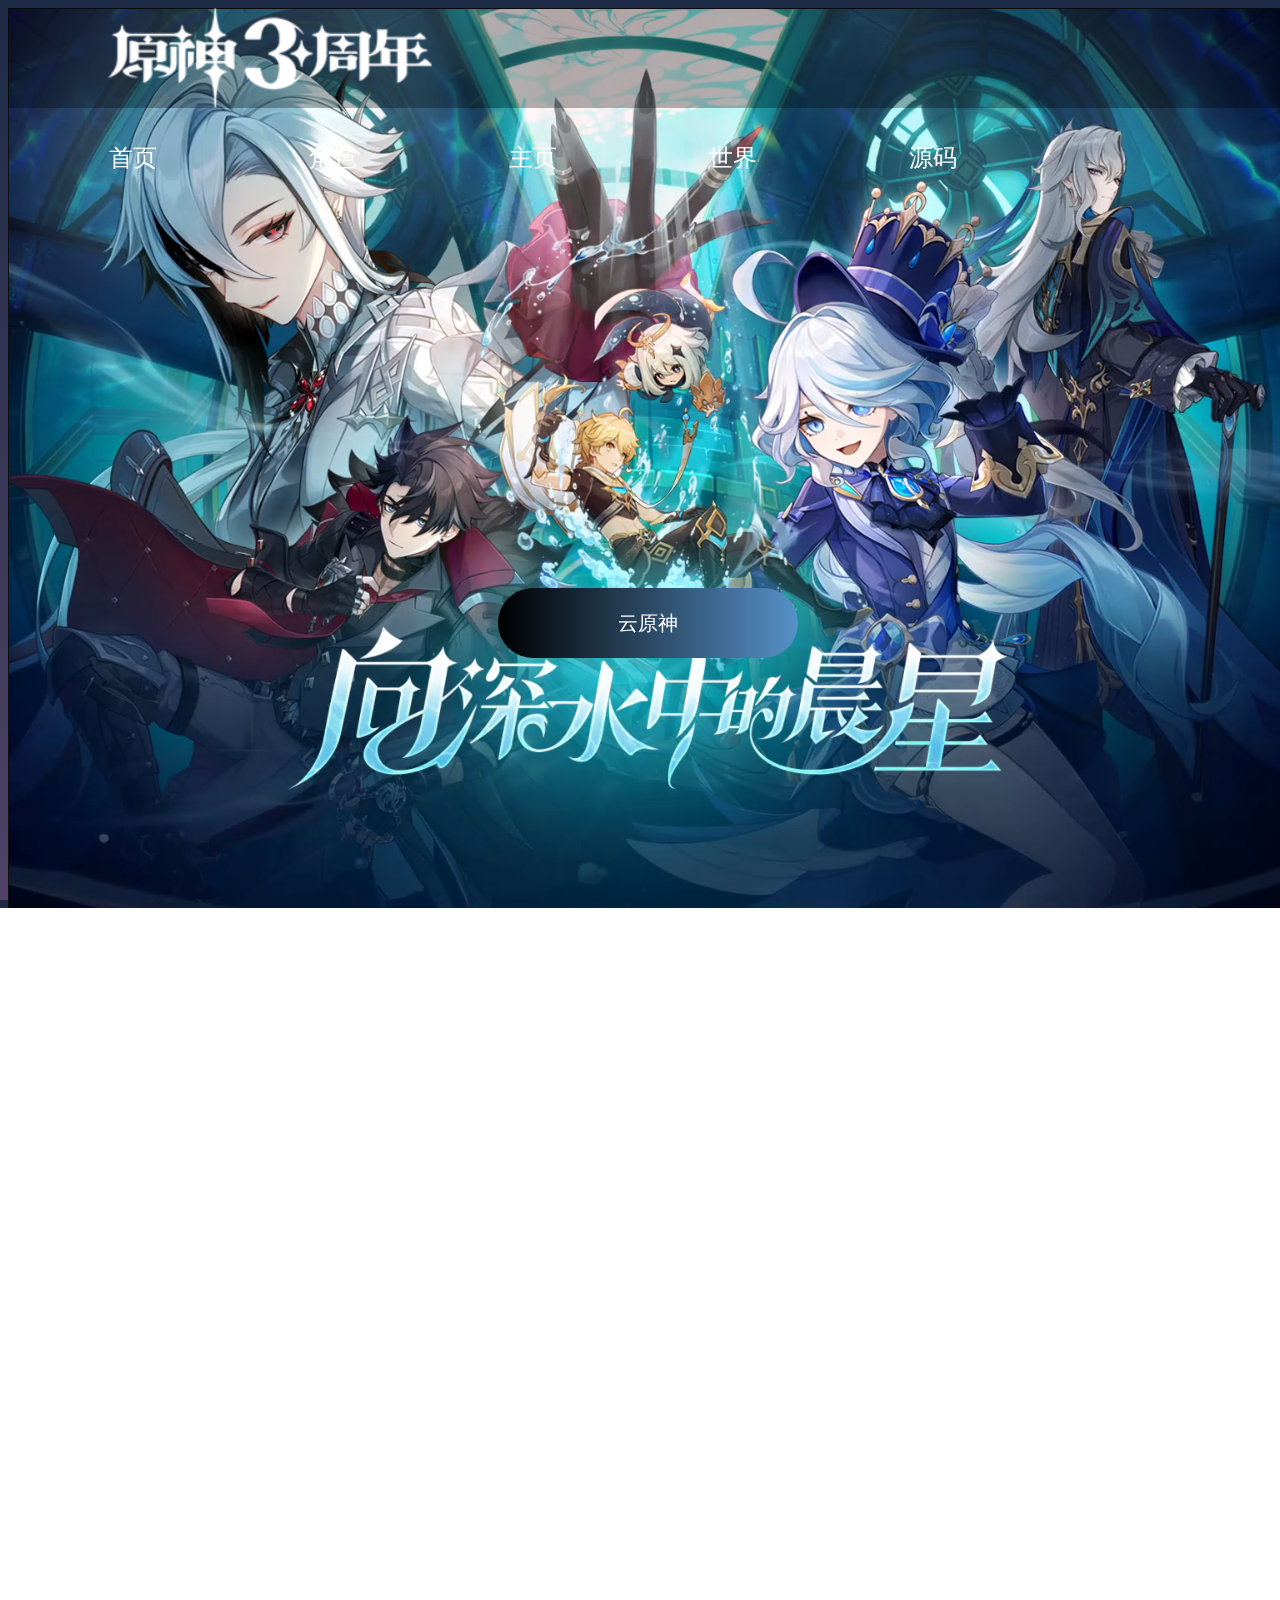
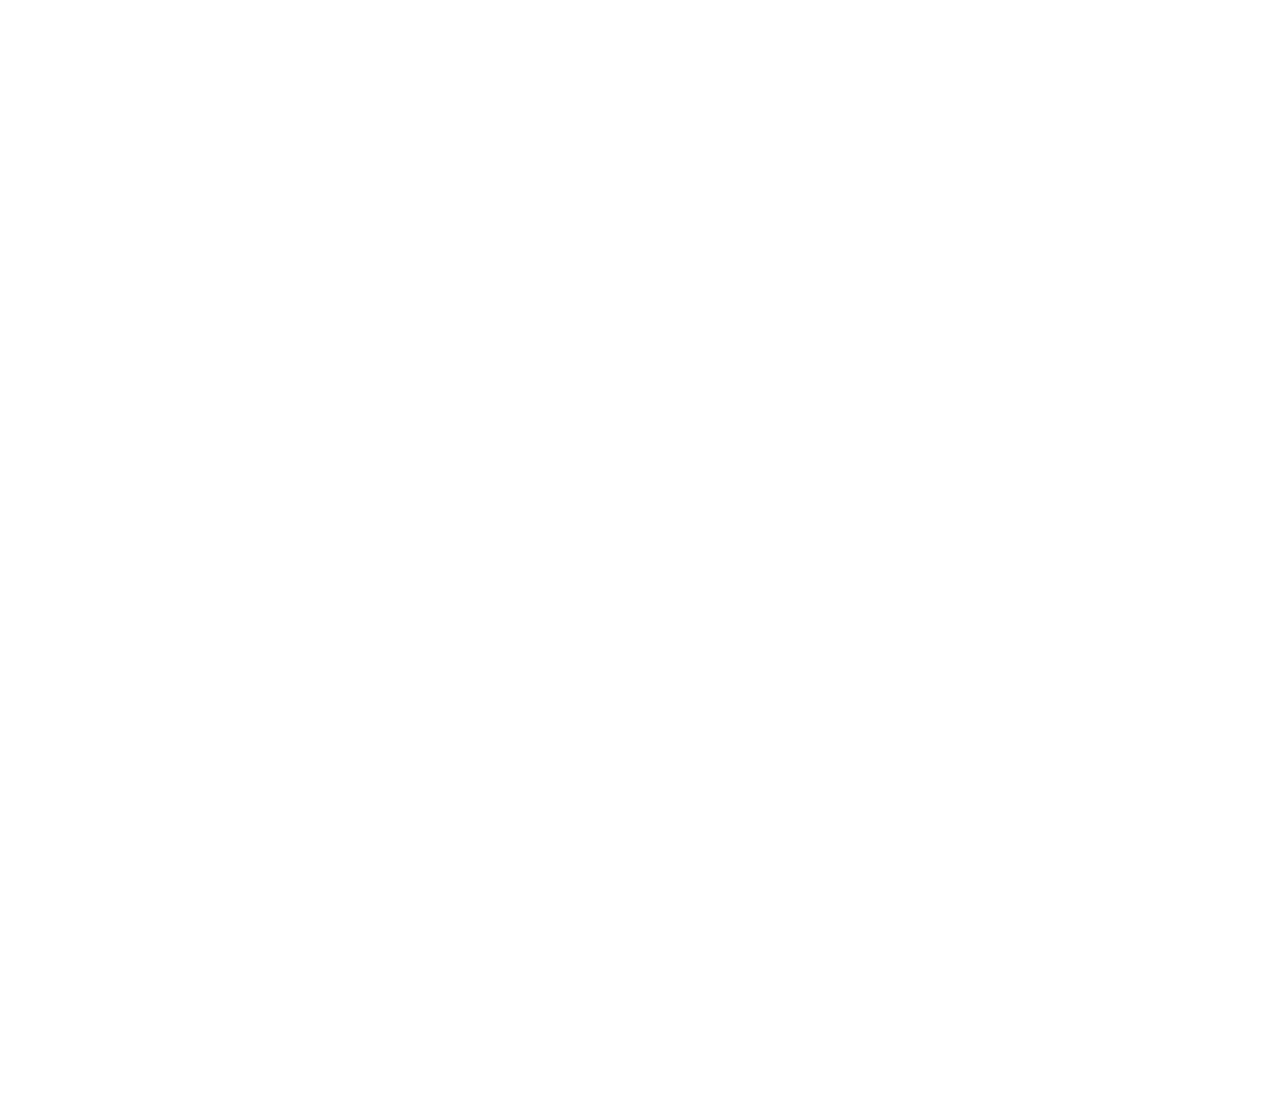
<file: index.html>
<!--
////////////////////////////////////////////////////////////////////
//                          _ooOoo_                               //
//                         o8888888o                              //
//                         88" . "88                              //
//                         (| ^_^ |)                              //
//                         O\  =  /O                              //
//                      ____/`---'\____                           //
//                    .'  \\|     |//  `.                         //
//                   /  \\|||  :  |||//  \                        //
//                  /  _||||| -:- |||||-  \                       //
//                  |   | \\\  -  /// |   |                       //
//                  | \_|  ''\---/''  |   |                       //
//                  \  .-\__  `-`  ___/-. /                       //
//                ___`. .'  /--.--\  `. . ___                     //
//              ."" '<  `.___\_<|>_/___.'  >'"".                  //
//            | | :  `- \`.;`\ _ /`;.`/ - ` : | |                 //
//            \  \ `-.   \_ __\ /__ _/   .-` /  /                 //
//     ========`-.____`-.___\_____/___.-`____.-'========          //
//                           `=---='                              //
//      ^^^^^^^^^^^^^^^^^^^^^^^^^^^^^^^^^^^^^^^^^^^^^^^^^^        //
//           佛祖保佑       永无BUG     永不修改                  //
////////////////////////////////////////////////////////////////////
-->
<!DOCTYPE html>
<html lang="en">
  <head>
    <meta charset="UTF-8" />
    <meta name="viewport" content="width=device-width, initial-scale=1.0" />
    <title>原神</title>
    <link rel="stylesheet" type="text/css" href="./css/styles.css" />
    <link rel="stylesheet" type="text/css" href="./css/lbt.css" />
    <!-- <link rel="stylesheet" type="text/css" href="./css/fullpage.css" /> -->
    <script src="js/jquery-3.7.0.min.js" type="text/javascript"></script>
    <!-- <script src="js/fullPage.min.js" type="text/javascript"></script> -->
    <script src="js/fullpage.js" type="text/javascript"></script>
    <script src="js/lbt.js" type="text/javascript"></script>
    <script type="text/javascript">
      $(function () {
        $("#fullpage").fullpage();
      });
    </script>
  </head>
  <body>
    <div id="fullpage">
      <div class="top section">
        <video
          autoplay="autoplay"
          loop="loop"
          muted="muted"
          src="images/video.mp4"
        ></video>
        <div class="top_nav">
          <img src="images/logo.webp" />
          <ul>
            <a href="index.html"><li class="active">首页</li></a>
            <a href="role.html"><li>角色</li></a>
            <a href="https://www.liptpyes.love/"><li>主页</li></a>
            <a href=""><li>世界</li></a>
            <a href=""><li>源码</li></a>
          </ul>
        </div>
        <a href="https://ys.mihoyo.com/cloud/?utm_source=default#/"
          ><button class="loadbtn" onclick="">
            云原神
            <!-- <a href="https://ys.mihoyo.com/cloud/?utm_source=default#/"
              >云原神</a
            > -->
          </button></a
        >
      </div>
      <div class="middle section">
        <div class="out">
          <div class="inner">
            <div class="img_1">
              <img src="./images/lbt/1.webp" alt="" />
            </div>
            <div class="img_1">
              <img src="./images/lbt/2.webp" alt="" />
            </div>
            <div class="img_1">
              <img src="./images/lbt/3.webp" alt="" />
            </div>
            <div class="img_1">
              <img src="./images/lbt/4.webp" alt="" />
            </div>
            <div class="img_1">
              <img src="./images/lbt/5.webp" alt="" />
            </div>
            <div class="img_1">
              <img src="./images/lbt/6.webp" alt="" />
            </div>
          </div>
          <div class="arrow">
            <i class="fas fa-chevron-left left"></i>
            <i class="fas fa-chevron-right right"></i>
          </div>
          <div class="button_1">
            <p></p>
            <p></p>
            <p></p>
            <p></p>
            <p></p>
            <p></p>
          </div>
        </div>
      </div>
      <div class="bottom section">
        <div class="bottom_nav">
          <div>
            <span>关于本站</span>
            <span>| 网站招聘</span>
            <span>| 联系我们</span>
            <span>| 玩家投稿</span>
            <span>| 游戏截图</span>
            <span>| 手机客户端</span>
          </div>
          <div>COPY-RIGHT@2021-2099</div>
          <div>email: xxxxxx@email.com.cn</div>
          <img src="images/logo.webp" />
        </div>
      </div>
    </div>
  </body>
</html>
</file>
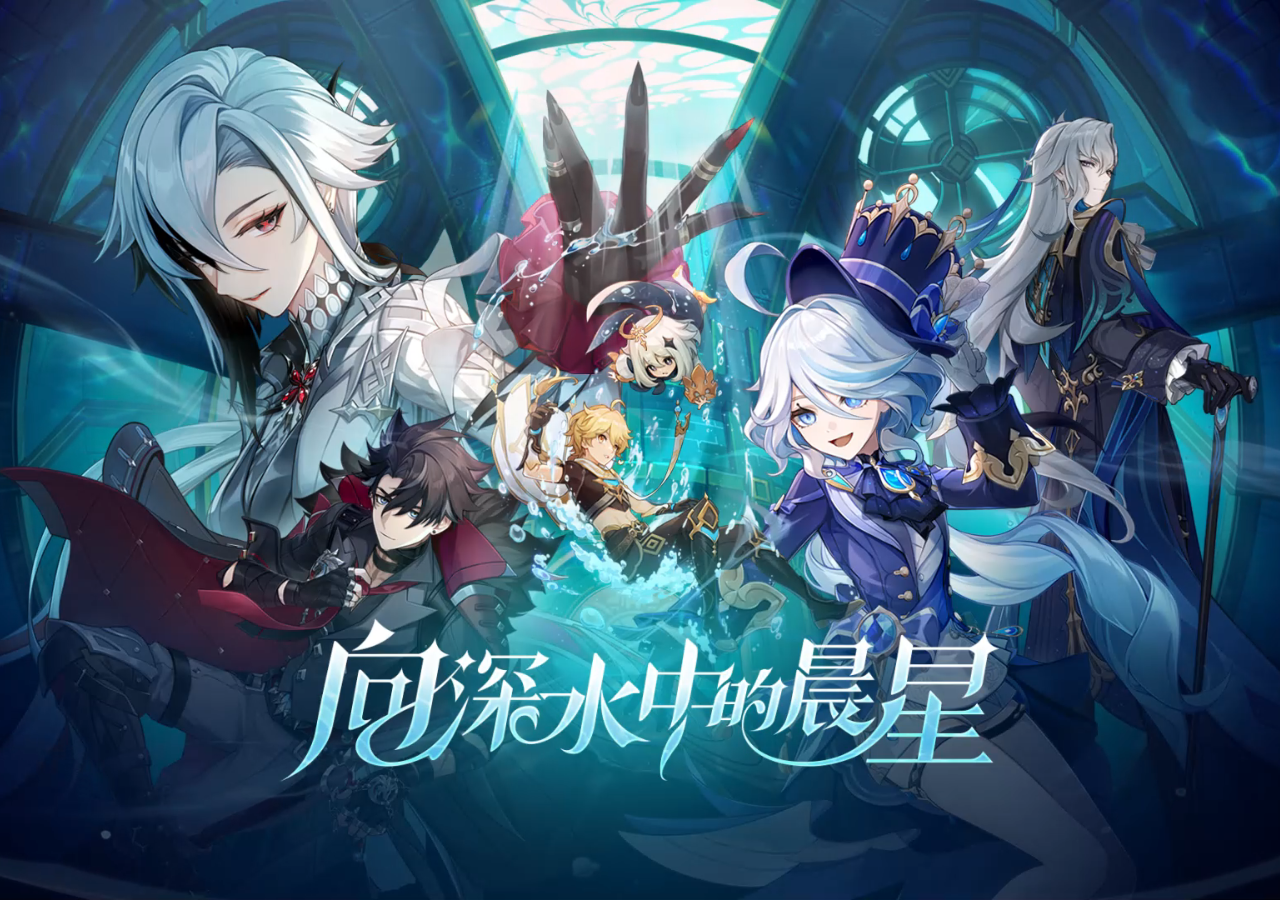
<file: cs.html>
<!DOCTYPE html>
<html lang="en">
  <head>
    <meta charset="UTF-8" />
    <meta name="viewport" content="width=device-width, initial-scale=1.0" />
    <title>Document</title>
    <link rel="stylesheet" href="./css/cs.css" />
  </head>
  <body>
    <div class="top">
      <!-- <img src="images/1.png" /> -->
      <video
        autoplay="autoplay"
        loop="loop"
        muted="muted"
        src="images/video.mp4"
      ></video>
    </div>
  </body>
</html>
</file>
<file: css/styles.css>
/* .top {
    width: 100vw;
    height: 100vh;
    background-image: url(../images/1.png);
    background-size: cover;
    padding: 0px;
    margin: 0px;
    background-attachment: fixed;
} */
video {
    height: 100vh;
    width: 100vw;
    position:relative;
    right: 0px;
    bottom: 0px;
    z-index: -1; 
    width: 100vw;
    height: 100vh;
    object-fit: cover;
}
.middle {
    width: 100vw;
    height: 100vh;
    background-image: url(../images/22.png);
    background-size: cover;
    text-align: center;
    color: grey;
    padding: 0px;
    margin: 0px;
    background-attachment: fixed;
}
.bottom {
    width: 100vw;
    height: 100vh;
    background-image: url(../images/bottom.jpg);
    background-size: cover;
    text-align: center;
    color: grey;
    padding: 0px;
    margin: 0px;
    background-attachment: fixed;
}

.top_nav {
    position: absolute;
    top: 0;
    width: 100vw;
    height: 100px;
    background:rgba(0, 0, 0, 0.3);
}

.top_nav img {
    width: 324px;
    height: 100px;
    margin-left: 100px;
    float: left;
}


.top_nav ul {
    width: 1400px;
    height: 100px;
    float: left;
    padding: 0px;
    margin: 0px;
}

.top_nav ul li {
    width: 150px;
    height: 100px;
    line-height: 100px;
    float: left;
    font-size: 24px;
    color: white;
    list-style: none;
    text-align: center;
    margin-left: 50px;
}

.top_nav ul li:hover
{
    text-shadow: 0px 0px 5px gold;
    border-bottom: 3px solid black;
}

/* .active {
    border-bottom: 3px solid black;
} */

.loadbtn {
    width: 300px;
    height: 70px;
    font-size: 20px;
    color:white;
    background: linear-gradient(to right,black,#5691c8);
    border: none;
    border-radius: 10px;
    border-bottom-left-radius: 340px;
    border-bottom-right-radius: 340px;
    border-top-left-radius: 340px;
    border-top-right-radius: 340px;
    position: absolute;
    bottom: 250px;
    left: 50%;
    /* box-shadow: 0px 0px 10px gold; */
    animation: btn_anim 1s infinite;
    margin-left: -150px;
    cursor:pointer;
}

@keyframes btn_anim {
    10%{
        background: linear-gradient(to right,black 10%,#5691c8);
    }
    20%{
        background: linear-gradient(to right,black 20%,#5691c8);
    }
    30%{
        background: linear-gradient(to right,black 30%,#5691c8);
    }
    40%{
        background: linear-gradient(to right,black 40%,#5691c8);
    }
    50%{
        background: linear-gradient(to right,black 50%,#5691c8);
    }
    60%{
        background: linear-gradient(to right,black 60%,#5691c8);
    }
    70%{
        background: linear-gradient(to right,black 70%,#5691c8);
    }
    80%{
        background: linear-gradient(to right,black 80%,#5691c8);
    }
    90%{
        background: linear-gradient(to right,black 90%,#5691c8);
    }
    100%{
        background: linear-gradient(to right,black 100%,#5691c8);
    }
}

.bottom_nav {
    width: 100vw;
    height: 20vh;
    background: rgba(0, 0, 0, 0.3);
    position: absolute;
    top: 280vh;
}

.bottom_nav img {
    width: 324px;
    height: 100px;
    /* margin-left: 100px; */
    /* float: left; */
}
</file>
<file: css/lbt.css>
/* * {
    margin: 0px;
    padding: 0px;
  } */
  body {
    width: 100vw;
    height: 100vh;
    background: linear-gradient(#1d2b46,#4f4266);
  }
  .middle {
    position: relative;
  }
  .out {
    height: 500px;
    width: 1200px;
    position: absolute;
    margin: 0 auto;
    left: 320px;
    top: 220px;
  }
  
  .inner {
    width: 100%;
    height: 100%;
  }
  .img_1 {

    width: 862px;
    height: 485px;
    position: absolute;
    transition: 0.3s;
  }
  img {
    width: 100%;
    height: 100%;
  }
  .arrow {
    font-size: 34px;
  }
  .arrow i {
    position: absolute;
    color: #fff;
    z-index: 9999;
    cursor: pointer;
    top: 50%;
    transform: translateY(-50%);
  }
  .left {
    left: 0;
  }
  .right {
    right: 0;
  }
  .button_1 {
    width: 175px;
    height: 15px;
    position: absolute;
    z-index: 9999;
    left: 55%;
    transform: translateX(-50%);
  }
  .button_1 p {
    width: 15px;
    height: 15px;
    float: left;
    margin: 0 5px;
    cursor: pointer;
    background-color: silver;
  }
  
  .button_1 p:first-child {
    background-color: rgb(20,134,187);
  }
  
  /* 设置id样式 */
  #last {
    transform: translateX(0);
    z-index: 9;
    opacity: 1;
  }
  #first {
    transform: translateX(200px) scale(1.3);
    z-index: 99;
    opacity: 1;
  }
  #second {
    transform: translateX(400px);
    z-index: 9;
    opacity: 1;
  }
  #left {
    transform: translateX(-100px);
    z-index: 1;
    opacity: 0;
  }
  #right {
    transform: translateX(500px);
    z-index: 1;
    opacity: 0;
  }
</file>
<file: css/fullpage.css>
/*!
 * fullPage 4.0.20
 * https://github.com/alvarotrigo/fullPage.js
 *
 * @license GPLv3 for open source use only
 * or Fullpage Commercial License for commercial use
 * http://alvarotrigo.com/fullPage/pricing/
 *
 * Copyright (C) 2021 http://alvarotrigo.com/fullPage - A project by Alvaro Trigo
 */
html.fp-enabled,
.fp-enabled body {
    margin: 0;
    padding: 0;
    overflow:hidden;

    /*Avoid flicker on slides transitions for mobile phones #336 */
    -webkit-tap-highlight-color: rgba(0,0,0,0);
}
.fp-section {
    position: relative;
    -webkit-box-sizing: border-box; /* Safari<=5 Android<=3 */
    -moz-box-sizing: border-box; /* <=28 */
    box-sizing: border-box;
    height: 100%;
    display: block;
}
.fp-slide {
    float: left;
}
.fp-slide, .fp-slidesContainer {
    height: 100%;
    display: block;
}
.fp-slides {
    z-index:1;
    height: 100%;
    overflow: hidden;
    position: relative;
    -webkit-transition: all 0.3s ease-out; /* Safari<=6 Android<=4.3 */
    transition: all 0.3s ease-out;
}
.fp-table{
    display: flex;
    flex-direction: column;
    justify-content: center;
    width: 100%;
}
.fp-slidesContainer {
    float: left;
    position: relative;
}
.fp-controlArrow {
    -webkit-user-select: none; /* webkit (safari, chrome) browsers */
    -moz-user-select: none; /* mozilla browsers */
    -khtml-user-select: none; /* webkit (konqueror) browsers */
    -ms-user-select: none; /* IE10+ */
    position: absolute;
    z-index: 4;
    top: 50%;
    cursor: pointer;
    margin-top: -38px;
    -webkit-transform: translate3d(0,0,0);
    -ms-transform: translate3d(0,0,0);
    transform: translate3d(0,0,0);
}
.fp-prev{
    left: 15px;
}
.fp-next{
    right: 15px;
}
.fp-arrow{
    width: 0;
    height: 0;
    border-style: solid;
}
.fp-arrow.fp-prev {
    border-width: 38.5px 34px 38.5px 0;
    border-color: transparent #fff transparent transparent;
}
.fp-arrow.fp-next {
    border-width: 38.5px 0 38.5px 34px;
    border-color: transparent transparent transparent #fff;
}
.fp-notransition {
    -webkit-transition: none !important;
    transition: none !important;
}
#fp-nav {
    position: fixed;
    z-index: 100;
    top: 50%;
    opacity: 1;
    transform: translateY(-50%);
    -ms-transform: translateY(-50%);
    -webkit-transform: translate3d(0,-50%,0);
}
#fp-nav.fp-right {
    right: 17px;
}
#fp-nav.fp-left {
    left: 17px;
}
.fp-slidesNav{
    position: absolute;
    z-index: 4;
    opacity: 1;
    -webkit-transform: translate3d(0,0,0);
    -ms-transform: translate3d(0,0,0);
    transform: translate3d(0,0,0);
    left: 0 !important;
    right: 0;
    margin: 0 auto !important;
}
.fp-slidesNav.fp-bottom {
    bottom: 17px;
}
.fp-slidesNav.fp-top {
    top: 17px;
}
#fp-nav ul,
.fp-slidesNav ul {
  margin: 0;
  padding: 0;
}
#fp-nav ul li,
.fp-slidesNav ul li {
    display: block;
    width: 14px;
    height: 13px;
    margin: 7px;
    position:relative;
}
.fp-slidesNav ul li {
    display: inline-block;
}
#fp-nav ul li a,
.fp-slidesNav ul li a {
    display: block;
    position: relative;
    z-index: 1;
    width: 100%;
    height: 100%;
    cursor: pointer;
    text-decoration: none;
}
#fp-nav ul li a.active span,
.fp-slidesNav ul li a.active span,
#fp-nav ul li:hover a.active span,
.fp-slidesNav ul li:hover a.active span{
    height: 12px;
    width: 12px;
    margin: -6px 0 0 -6px;
    border-radius: 100%;
 }
#fp-nav ul li a span,
.fp-slidesNav ul li a span {
    border-radius: 50%;
    position: absolute;
    z-index: 1;
    height: 4px;
    width: 4px;
    border: 0;
    background: #333;
    left: 50%;
    top: 50%;
    margin: -2px 0 0 -2px;
    -webkit-transition: all 0.1s ease-in-out;
    -moz-transition: all 0.1s ease-in-out;
    -o-transition: all 0.1s ease-in-out;
    transition: all 0.1s ease-in-out;
}
#fp-nav ul li:hover a span,
.fp-slidesNav ul li:hover a span{
    width: 10px;
    height: 10px;
    margin: -5px 0px 0px -5px;
}
#fp-nav ul li .fp-tooltip {
    position: absolute;
    top: -2px;
    color: #fff;
    font-size: 14px;
    font-family: arial, helvetica, sans-serif;
    white-space: nowrap;
    max-width: 220px;
    overflow: hidden;
    display: block;
    opacity: 0;
    width: 0;
    cursor: pointer;
}
#fp-nav ul li:hover .fp-tooltip,
#fp-nav.fp-show-active a.active + .fp-tooltip {
    -webkit-transition: opacity 0.2s ease-in;
    transition: opacity 0.2s ease-in;
    width: auto;
    opacity: 1;
}
#fp-nav ul li .fp-tooltip.fp-right {
    right: 20px;
}
#fp-nav ul li .fp-tooltip.fp-left {
    left: 20px;
}
.fp-auto-height.fp-section,
.fp-auto-height .fp-slide{
    height: auto !important;
}

.fp-responsive .fp-is-overflow.fp-section{
    height: auto !important;
}

/* Used with autoScrolling: false */ 
.fp-scrollable.fp-responsive .fp-is-overflow.fp-section,
.fp-scrollable .fp-section,
.fp-scrollable .fp-slide{
   /* Fallback for browsers that do not support Custom Properties */
   height: 100vh;
   height: calc(var(--vh, 1vh) * 100);
}

.fp-scrollable.fp-responsive .fp-is-overflow.fp-section:not(.fp-auto-height):not([data-percentage]),
.fp-scrollable .fp-section:not(.fp-auto-height):not([data-percentage]),
.fp-scrollable .fp-slide:not(.fp-auto-height):not([data-percentage]){
    /* Fallback for browsers that do not support Custom Properties */
    min-height: 100vh;
    min-height: calc(var(--vh, 1vh) * 100);
}

/* Disabling vertical centering on scrollable elements */
.fp-overflow{
    justify-content: flex-start;
    max-height: 100vh;
}

/* No scrollable when using auto-height */
.fp-scrollable .fp-auto-height .fp-overflow{
    max-height: none;
}

.fp-is-overflow .fp-overflow.fp-auto-height-responsive,
.fp-is-overflow .fp-overflow.fp-auto-height,
.fp-is-overflow > .fp-overflow{
    overflow-y: auto;
}
.fp-overflow{
    outline:none;
}

.fp-overflow.fp-table{
    display: block;
}

.fp-responsive .fp-auto-height-responsive.fp-section,
.fp-responsive .fp-auto-height-responsive .fp-slide{
    height: auto !important;
    min-height: auto !important;
}

/*Only display content to screen readers*/
.fp-sr-only{
    position: absolute;
    width: 1px;
    height: 1px;
    padding: 0;
    overflow: hidden;
    clip: rect(0, 0, 0, 0);
    white-space: nowrap;
    border: 0;
}

/* Customize website's scrollbar like Mac OS
Not supports in Firefox and IE */
.fp-scroll-mac .fp-overflow::-webkit-scrollbar {
    background-color: transparent;
    width: 9px;
}
.fp-scroll-mac .fp-overflow::-webkit-scrollbar-track {
    background-color: transparent;
}
.fp-scroll-mac .fp-overflow::-webkit-scrollbar-thumb {
    background-color: rgba(0,0,0,.4);
    border-radius: 16px;
    border: 4px solid transparent;
}
.fp-warning,
.fp-watermark{
    z-index: 9999999;
    position: absolute;
    bottom: 0;
}
.fp-warning,
.fp-watermark a{
    text-decoration: none;
    color: #000;
    background: rgba(255,255,255,0.6);
    padding: 5px 8px;
    font-size: 14px;
    font-family: arial;
    color: black;
    display: inline-block;
    border-radius: 3px;
    margin: 12px;
}
.fp-noscroll .fp-overflow{
    overflow: hidden;
}
</file>
<file: css/cs.css>
.top {
    /* width: 100vw;
    height: 100vh;
    background: url(../images/1.png) no-repeat center center;
    background-size: cover;
    position: absolute;
    left: 0px;
    top: 0px; */
}
/* *{
    margin: 0;
    padding: 0;
} */

/* body {
    width: 100%;
    height: 100%;
} */

video {
    height: 100vh;
    width: 100vw;
    position: absolute;
    right: 0px;
    bottom: 0px;
    z-index: -1; 
    width: 100vw;
    height: 100vh;
    object-fit: cover;
}
</file>
